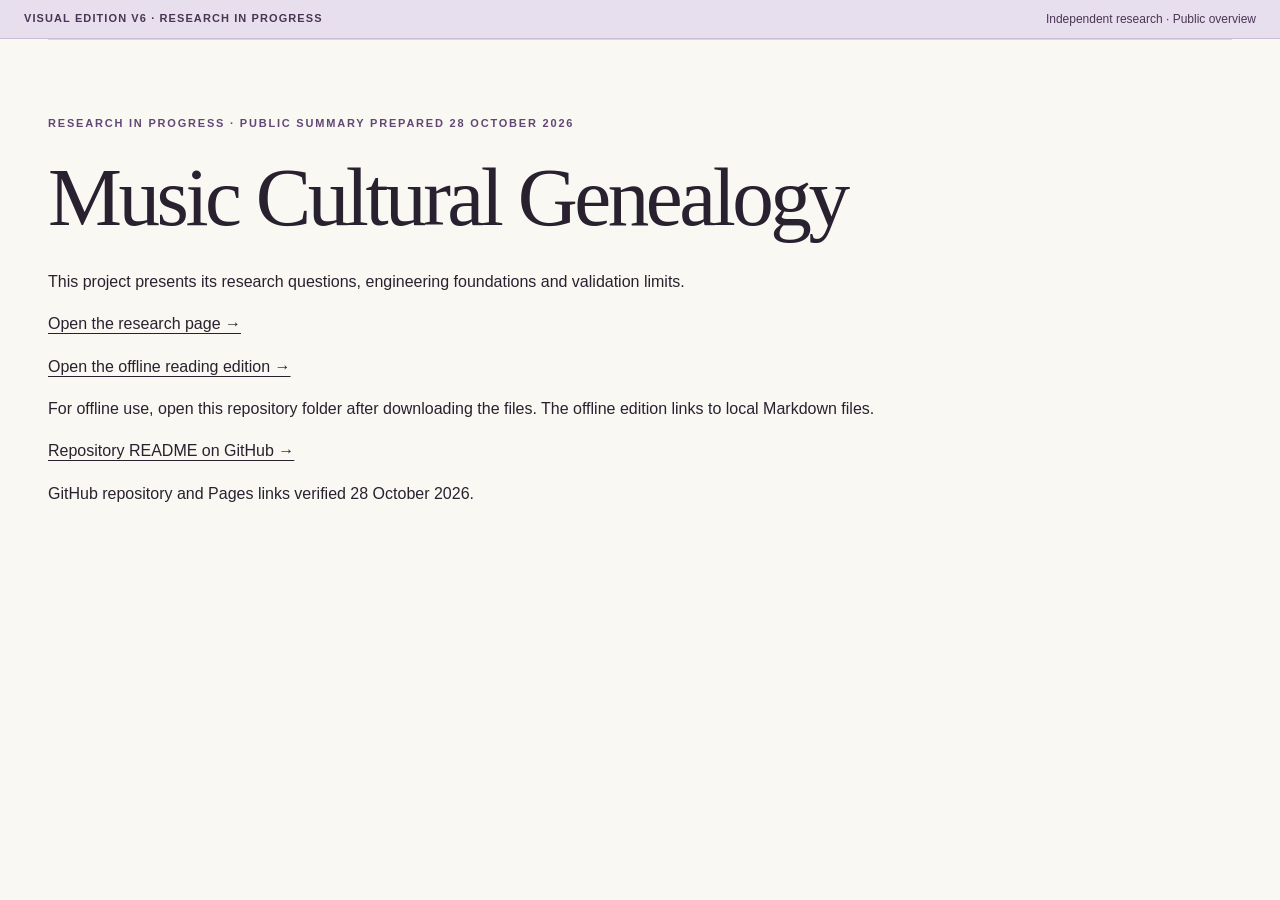
<file: index.html>
<!doctype html>
<html lang="en"><head><meta charset="utf-8"><meta name="viewport" content="width=device-width,initial-scale=1"><title>Music Cultural Genealogy — Research overview</title><meta name="description" content="Music Cultural Genealogy: research overview, evidence and limitations."><link rel="stylesheet" href="site/styles.css"></head>
<body><p class="edition-note"><strong>VISUAL EDITION V6 · RESEARCH IN PROGRESS</strong><span>Independent research · Public overview</span></p><main class="wrap section" id="main"><p class="eyebrow">Research in progress · Public summary prepared 28 October 2026</p><h1>Music Cultural Genealogy</h1><p>This project presents its research questions, engineering foundations and validation limits.</p><p><a href="site/index.html">Open the research page →</a></p><p><a href="site/offline.html">Open the offline reading edition →</a></p><p>For offline use, open this repository folder after downloading the files. The offline edition links to local Markdown files.</p><p><a href="https://github.com/ANDreaLiuz/music-cultural-genealogy/blob/main/README.md">Repository README on GitHub →</a></p><p class="caption">GitHub repository and Pages links verified 28 October 2026.</p></main></body></html>
</file>
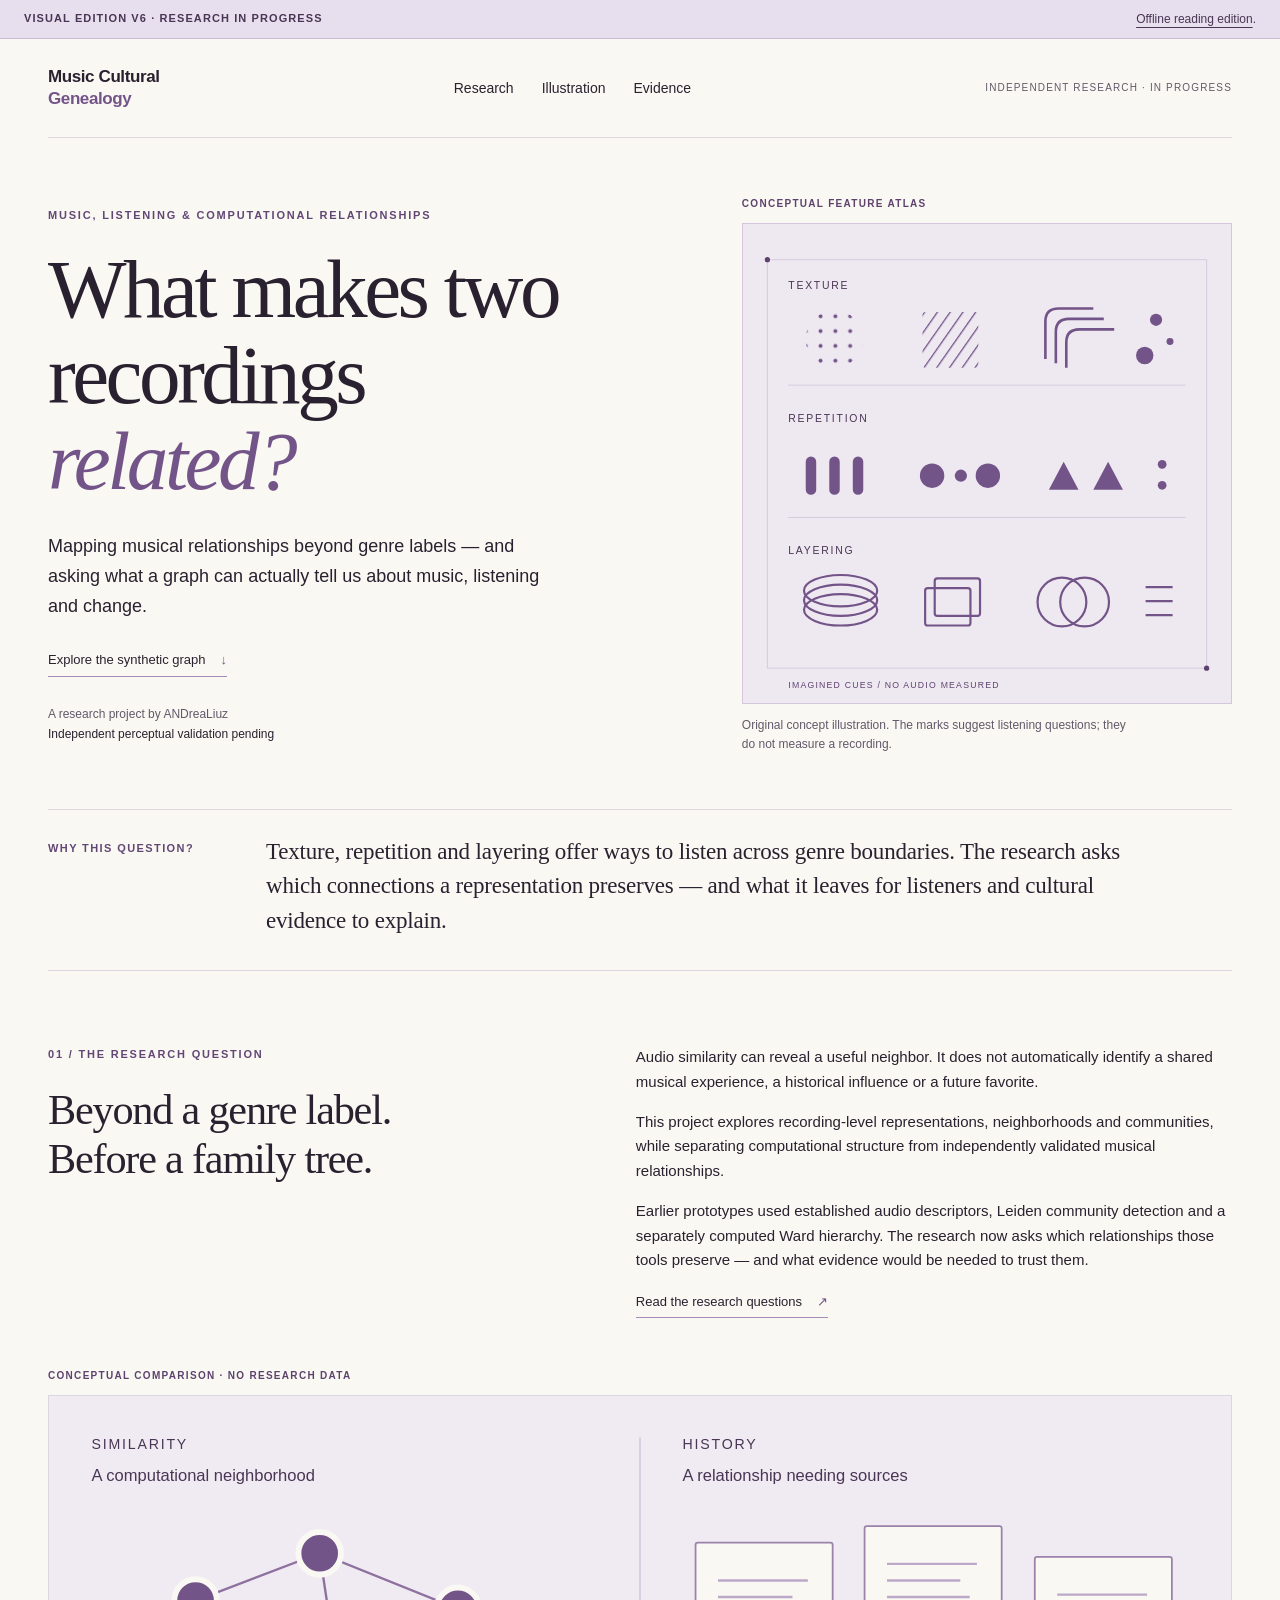
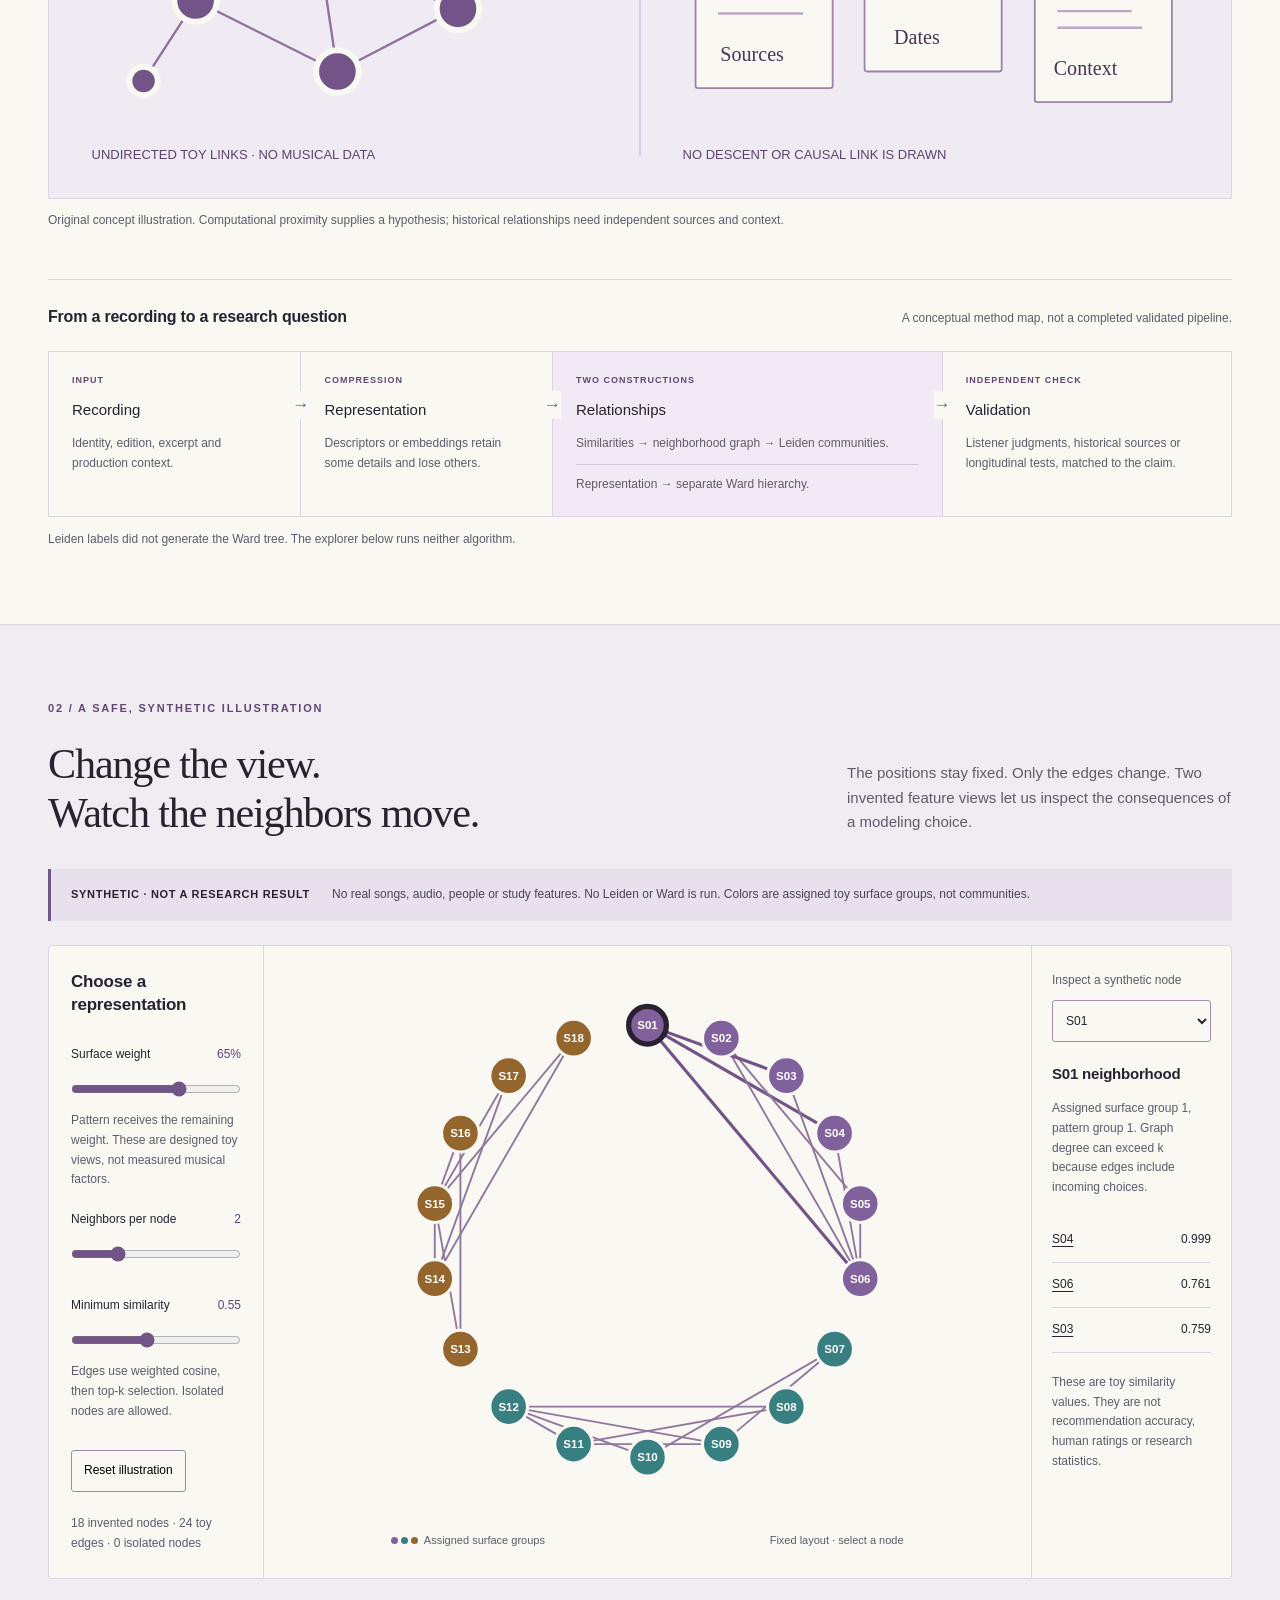
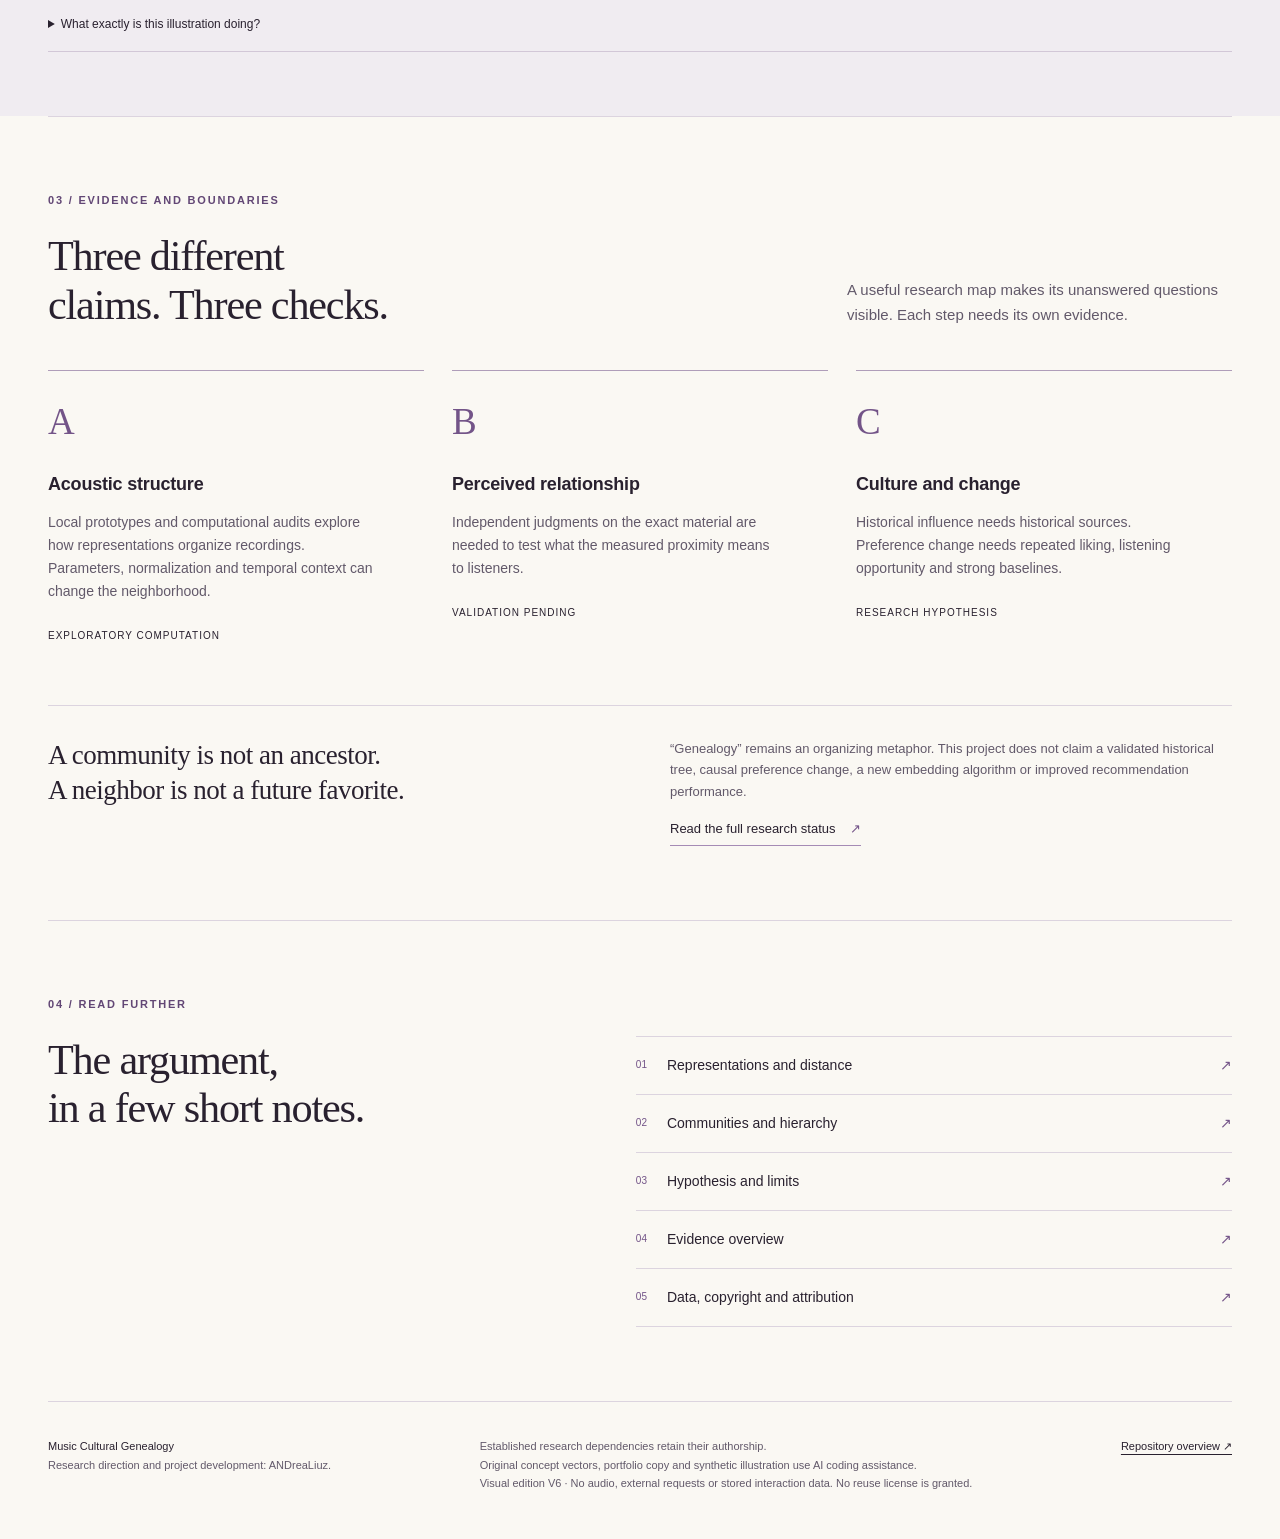
<file: site/index.html>
<!doctype html>
<html lang="en">
<head>
  <meta charset="utf-8">
  <meta name="viewport" content="width=device-width, initial-scale=1">
  <meta name="description" content="An exploratory research project on musical relationships beyond genre labels, with an entirely synthetic offline graph illustration.">
  <meta name="color-scheme" content="light">
  <title>Music Cultural Genealogy — ANDreaLiuz</title>
  <link rel="stylesheet" href="styles.css">
  <script src="synthetic-data.js" defer></script>
  <script src="explorer.js" defer></script>
</head>
<body><a class="skip" href="#main">Skip to content</a><p class="edition-note"><strong>VISUAL EDITION V6 · RESEARCH IN PROGRESS</strong><span><a href="offline.html">Offline reading edition</a>.</span></p>
  
  <header class="masthead wrap">
    <a href="#" class="wordmark">Music Cultural<br><span>Genealogy</span></a>
    <nav aria-label="Page navigation"><a href="#question">Research</a><a href="#explorer">Illustration</a><a href="#limits">Evidence</a></nav>
    <span class="review-label">Independent research · in progress</span>
  </header>
  <main id="main">
    <section class="hero wrap" aria-labelledby="hero-title">
      <div class="hero-copy"><p class="eyebrow">Music, listening &amp; computational relationships</p>
      <h1 id="hero-title">What makes two<br>recordings<br><em>related?</em></h1>
      <p class="lead">Mapping musical relationships beyond genre labels — and asking what a graph can actually tell us about music, listening and change.</p>
      <a class="text-link" href="#explorer">Explore the synthetic graph <span aria-hidden="true">↓</span></a>
      <p class="hero-status">A research project by ANDreaLiuz<br><strong>Independent perceptual validation pending</strong></p></div>
      <figure class="atlas"><div class="concept-label">Conceptual feature atlas</div><img src="../assets/v6/acoustic-feature-atlas.svg" width="560" height="550" alt="Original abstract marks grouped under texture, repetition and layering. Imagined listening cues; no audio, waveform or research features are encoded."><figcaption>Original concept illustration. The marks suggest listening questions; they do not measure a recording.</figcaption></figure>
    </section>
    <div class="listening-note wrap"><span class="note-label">Why this question?</span><p>Texture, repetition and layering offer ways to listen across genre boundaries. The research asks which connections a representation preserves — and what it leaves for listeners and cultural evidence to explain.</p></div>
    <section id="question" class="research wrap section" aria-labelledby="research-title">
      <div><p class="eyebrow">01 / The research question</p><h2 id="research-title">Beyond a genre label.<br>Before a family tree.</h2></div>
      <div class="prose"><p>Audio similarity can reveal a useful neighbor. It does not automatically identify a shared musical experience, a historical influence or a future favorite.</p><p>This project explores recording-level representations, neighborhoods and communities, while separating computational structure from independently validated musical relationships.</p><p>Earlier prototypes used established audio descriptors, Leiden community detection and a separately computed Ward hierarchy. The research now asks which relationships those tools preserve — and what evidence would be needed to trust them.</p><a href="https://github.com/ANDreaLiuz/music-cultural-genealogy/blob/main/docs/research_questions.md" class="text-link">Read the research questions <span aria-hidden="true">↗</span></a></div>
      <figure class="relationship-plate"><div class="concept-label">Conceptual comparison · no research data</div><p class="diagram-hint">On a narrow screen, scroll sideways to compare both questions.</p><div class="diagram-scroll" tabindex="0" role="region" aria-label="Similarity and history conceptual comparison; scroll horizontally on narrow screens"><img src="../assets/v6/similarity-and-history.svg" width="1000" height="340" loading="lazy" alt="An invented undirected neighborhood beside separate cards for sources, dates and context. Similarity and historical evidence answer different questions; no genealogy is drawn."></div><figcaption>Original concept illustration. Computational proximity supplies a hypothesis; historical relationships need independent sources and context.</figcaption></figure>
      <div class="research-route" aria-labelledby="route-title"><div class="route-heading"><h3 id="route-title">From a recording to a research question</h3><p>A conceptual method map, not a completed validated pipeline.</p></div>
        <ol class="route-steps">
          <li><span class="route-kicker">Input</span><h4>Recording</h4><p>Identity, edition, excerpt and production context.</p></li>
          <li><span class="route-kicker">Compression</span><h4>Representation</h4><p>Descriptors or embeddings retain some details and lose others.</p></li>
          <li class="route-constructions"><span class="route-kicker">Two constructions</span><h4>Relationships</h4><p>Similarities → neighborhood graph → Leiden communities.</p><p>Representation → separate Ward hierarchy.</p></li>
          <li><span class="route-kicker">Independent check</span><h4>Validation</h4><p>Listener judgments, historical sources or longitudinal tests, matched to the claim.</p></li>
        </ol><p class="route-scope">Leiden labels did not generate the Ward tree. The explorer below runs neither algorithm.</p>
      </div>
    </section>
    <section id="explorer" class="exploration section" aria-labelledby="explorer-title">
      <div class="wrap"><div class="section-heading"><div><p class="eyebrow">02 / A safe, synthetic illustration</p><h2 id="explorer-title">Change the view.<br>Watch the neighbors move.</h2></div><p>The positions stay fixed. Only the edges change. Two invented feature views let us inspect the consequences of a modeling choice.</p></div>
      <div class="synthetic-notice"><strong>SYNTHETIC · NOT A RESEARCH RESULT</strong><span>No real songs, audio, people or study features. No Leiden or Ward is run. Colors are assigned toy surface groups, not communities.</span></div>
      <div class="explorer-grid">
        <aside class="controls" aria-label="Synthetic graph controls">
          <h3>Choose a representation</h3>
          <label for="weight">Surface weight <output id="weight-value" for="weight">65%</output></label><input id="weight" type="range" min="0" max="100" value="65" step="5" aria-describedby="weight-help"><p id="weight-help" class="help">Pattern receives the remaining weight. These are designed toy views, not measured musical factors.</p>
          <label for="neighbors">Neighbors per node <output id="neighbors-value" for="neighbors">2</output></label><input id="neighbors" type="range" min="1" max="5" value="2" step="1">
          <label for="threshold">Minimum similarity <output id="threshold-value" for="threshold">0.55</output></label><input id="threshold" type="range" min="20" max="99" value="55" step="1"><p class="help">Edges use weighted cosine, then top-k selection. Isolated nodes are allowed.</p>
          <button id="reset" type="button">Reset illustration</button>
          <p id="graph-summary" class="graph-summary" role="status" aria-live="polite"></p>
        </aside>
        <div class="graph-panel"><p class="diagram-hint">Scroll sideways to inspect the full graph. The selector also lists each node's neighbors.</p><div class="graph-viewport" tabindex="0" role="region" aria-label="Synthetic graph, horizontally scrollable on narrow screens"><svg id="graph" viewBox="0 0 720 510" role="group" aria-labelledby="graph-title graph-desc"><title id="graph-title">Synthetic neighborhood graph</title><desc id="graph-desc">Eighteen invented nodes in a fixed circle. Select a node with a pointer, Tab and Enter, or the selector below. Edges are generic weighted-cosine neighbors, not lineage or community membership.</desc></svg></div><div class="graph-caption"><span><i class="swatch s1"></i><i class="swatch s2"></i><i class="swatch s3"></i> Assigned surface groups</span><span>Fixed layout · select a node</span></div></div>
        <aside class="selection" aria-labelledby="selected-title"><label for="selected-node">Inspect a synthetic node</label><select id="selected-node"></select><h3 id="selected-title">S01 neighborhood</h3><p id="node-explanation" class="help"></p><ol id="neighbor-list" class="neighbor-list"></ol><p class="help">These are toy similarity values. They are not recommendation accuracy, human ratings or research statistics.</p></aside>
      </div>
      <noscript><div class="no-script"><p>The controls require JavaScript. This static preview shows the same entirely synthetic example.</p><img src="../figures/synthetic-neighborhoods.svg" width="900" height="620" alt="Static preview of eighteen invented nodes with synthetic cosine neighbor edges."></div></noscript>
      <details class="method"><summary>What exactly is this illustration doing?</summary><p>Each invented node has two three-coordinate nonnegative vectors. The score is a weighted mean of cosine similarity within each view. Each node retains up to k other nodes at or above the threshold; the graph draws the undirected union of those choices. Node positions follow a fixed circle and do not encode distance.</p><p>The vectors are deterministic arithmetic, with designer-assigned groups. This is a new teaching example, independent of the original research implementation. It cannot establish a real musical community or historical relationship.</p><a href="../demo/build_synthetic_music_graph.py">Inspect the standalone generator</a></details>
      </div>
    </section>
    <section id="limits" class="wrap section" aria-labelledby="limits-title"><div class="section-heading"><div><p class="eyebrow">03 / Evidence and boundaries</p><h2 id="limits-title">Three different<br>claims. Three checks.</h2></div><p>A useful research map makes its unanswered questions visible. Each step needs its own evidence.</p></div>
      <div class="evidence-grid"><article><span class="card-number">A</span><h3>Acoustic structure</h3><p>Local prototypes and computational audits explore how representations organize recordings. Parameters, normalization and temporal context can change the neighborhood.</p><span class="status">Exploratory computation</span></article><article><span class="card-number">B</span><h3>Perceived relationship</h3><p>Independent judgments on the exact material are needed to test what the measured proximity means to listeners.</p><span class="status">Validation pending</span></article><article><span class="card-number">C</span><h3>Culture and change</h3><p>Historical influence needs historical sources. Preference change needs repeated liking, listening opportunity and strong baselines.</p><span class="status">Research hypothesis</span></article></div>
      <div class="boundary"><p class="boundary-line">A community is not an ancestor.<br>A neighbor is not a future favorite.</p><div><p>“Genealogy” remains an organizing metaphor. This project does not claim a validated historical tree, causal preference change, a new embedding algorithm or improved recommendation performance.</p><a class="text-link" href="https://github.com/ANDreaLiuz/music-cultural-genealogy/blob/main/RESEARCH_STATUS.md">Read the full research status <span aria-hidden="true">↗</span></a></div></div>
    </section>
    <section class="wrap section reading" aria-labelledby="reading-title"><p class="eyebrow">04 / Read further</p><h2 id="reading-title">The argument,<br>in a few short notes.</h2><div class="reading-links"><a href="https://github.com/ANDreaLiuz/music-cultural-genealogy/blob/main/docs/representation_pipeline.md"><span>01</span> Representations and distance <b aria-hidden="true">↗</b></a><a href="https://github.com/ANDreaLiuz/music-cultural-genealogy/blob/main/docs/community_detection.md"><span>02</span> Communities and hierarchy <b aria-hidden="true">↗</b></a><a href="https://github.com/ANDreaLiuz/music-cultural-genealogy/blob/main/docs/lineage_hypothesis_and_limits.md"><span>03</span> Hypothesis and limits <b aria-hidden="true">↗</b></a><a href="https://github.com/ANDreaLiuz/music-cultural-genealogy/blob/main/docs/evidence_overview.md"><span>04</span> Evidence overview <b aria-hidden="true">↗</b></a><a href="https://github.com/ANDreaLiuz/music-cultural-genealogy/blob/main/DATA_AND_COPYRIGHT.md"><span>05</span> Data, copyright and attribution <b aria-hidden="true">↗</b></a></div></section>
  </main>
  <footer class="wrap footer"><p>Music Cultural Genealogy<br><span>Research direction and project development: ANDreaLiuz.</span></p><p>Established research dependencies retain their authorship.<br>Original concept vectors, portfolio copy and synthetic illustration use AI coding assistance.<br>Visual edition V6 · No audio, external requests or stored interaction data. No reuse license is granted.</p><a href="https://github.com/ANDreaLiuz/music-cultural-genealogy/blob/main/README.md">Repository overview ↗</a></footer>
</body>
</html>
</file>
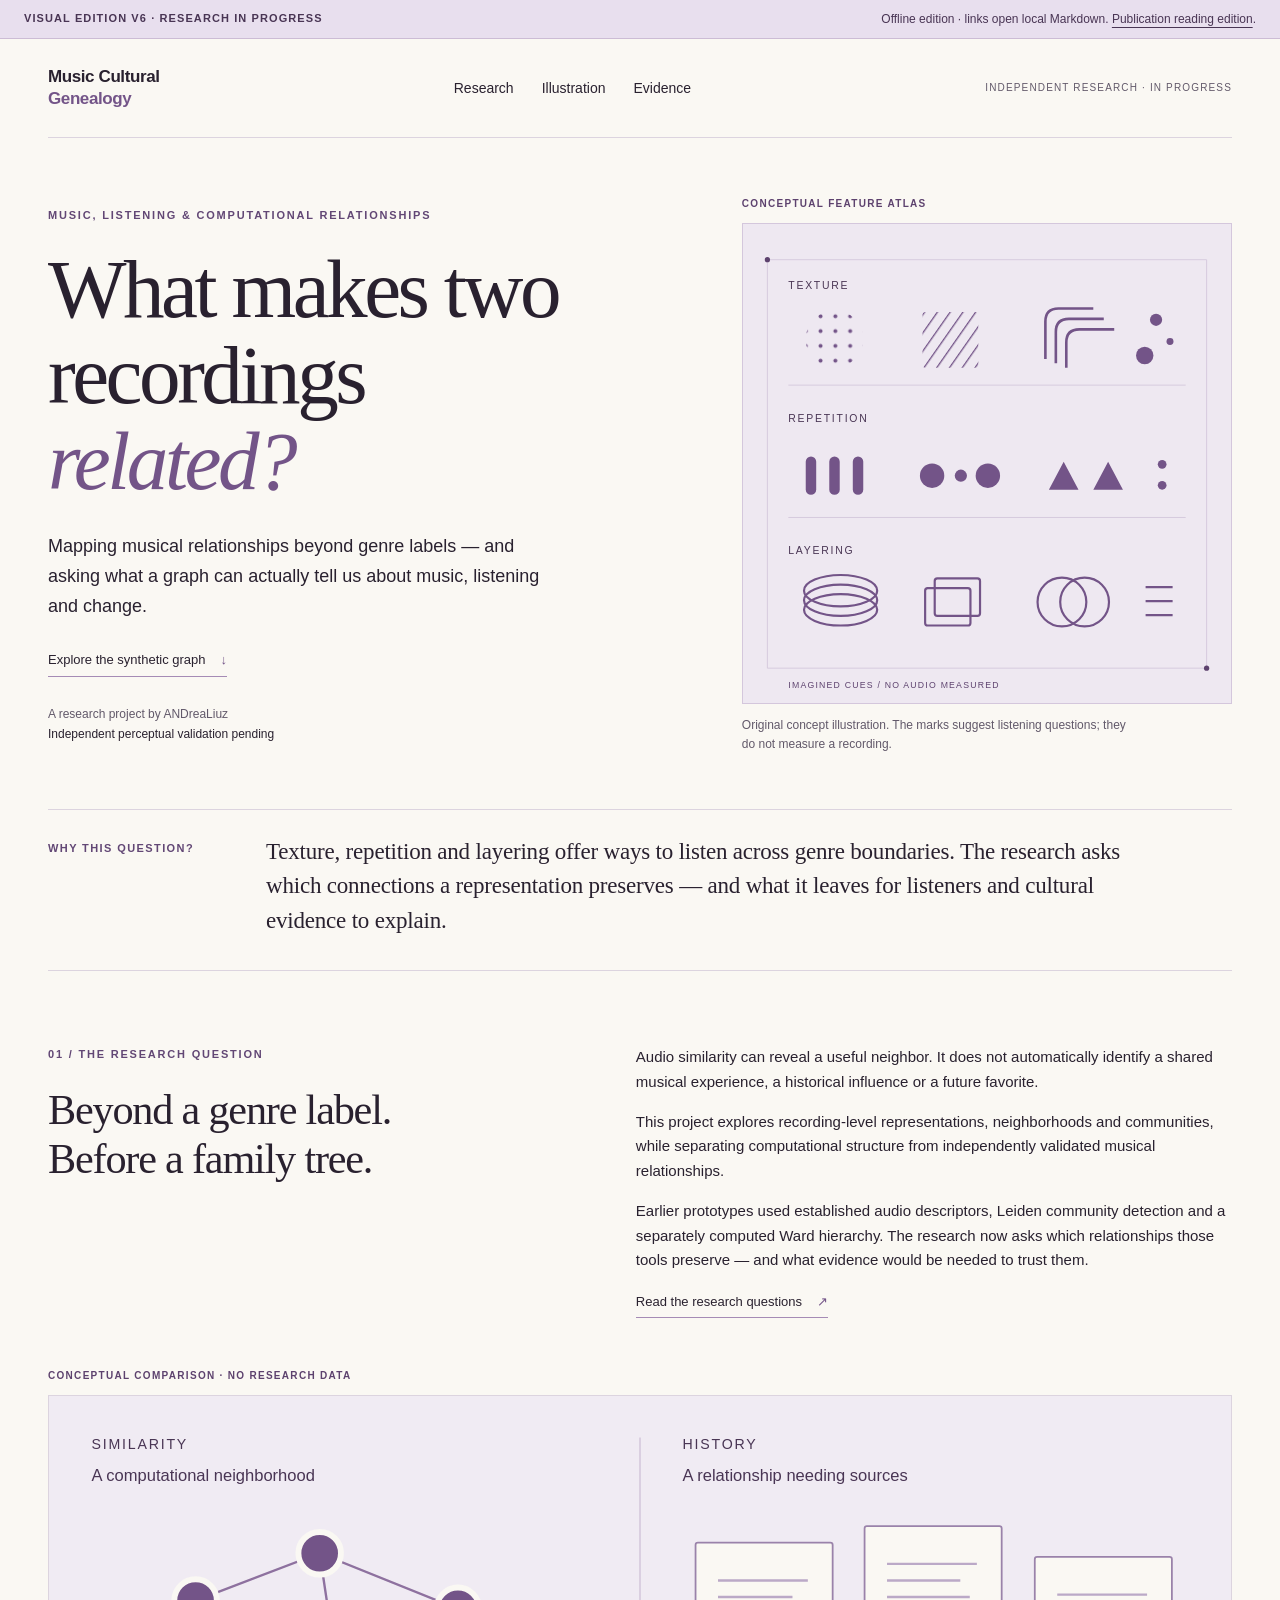
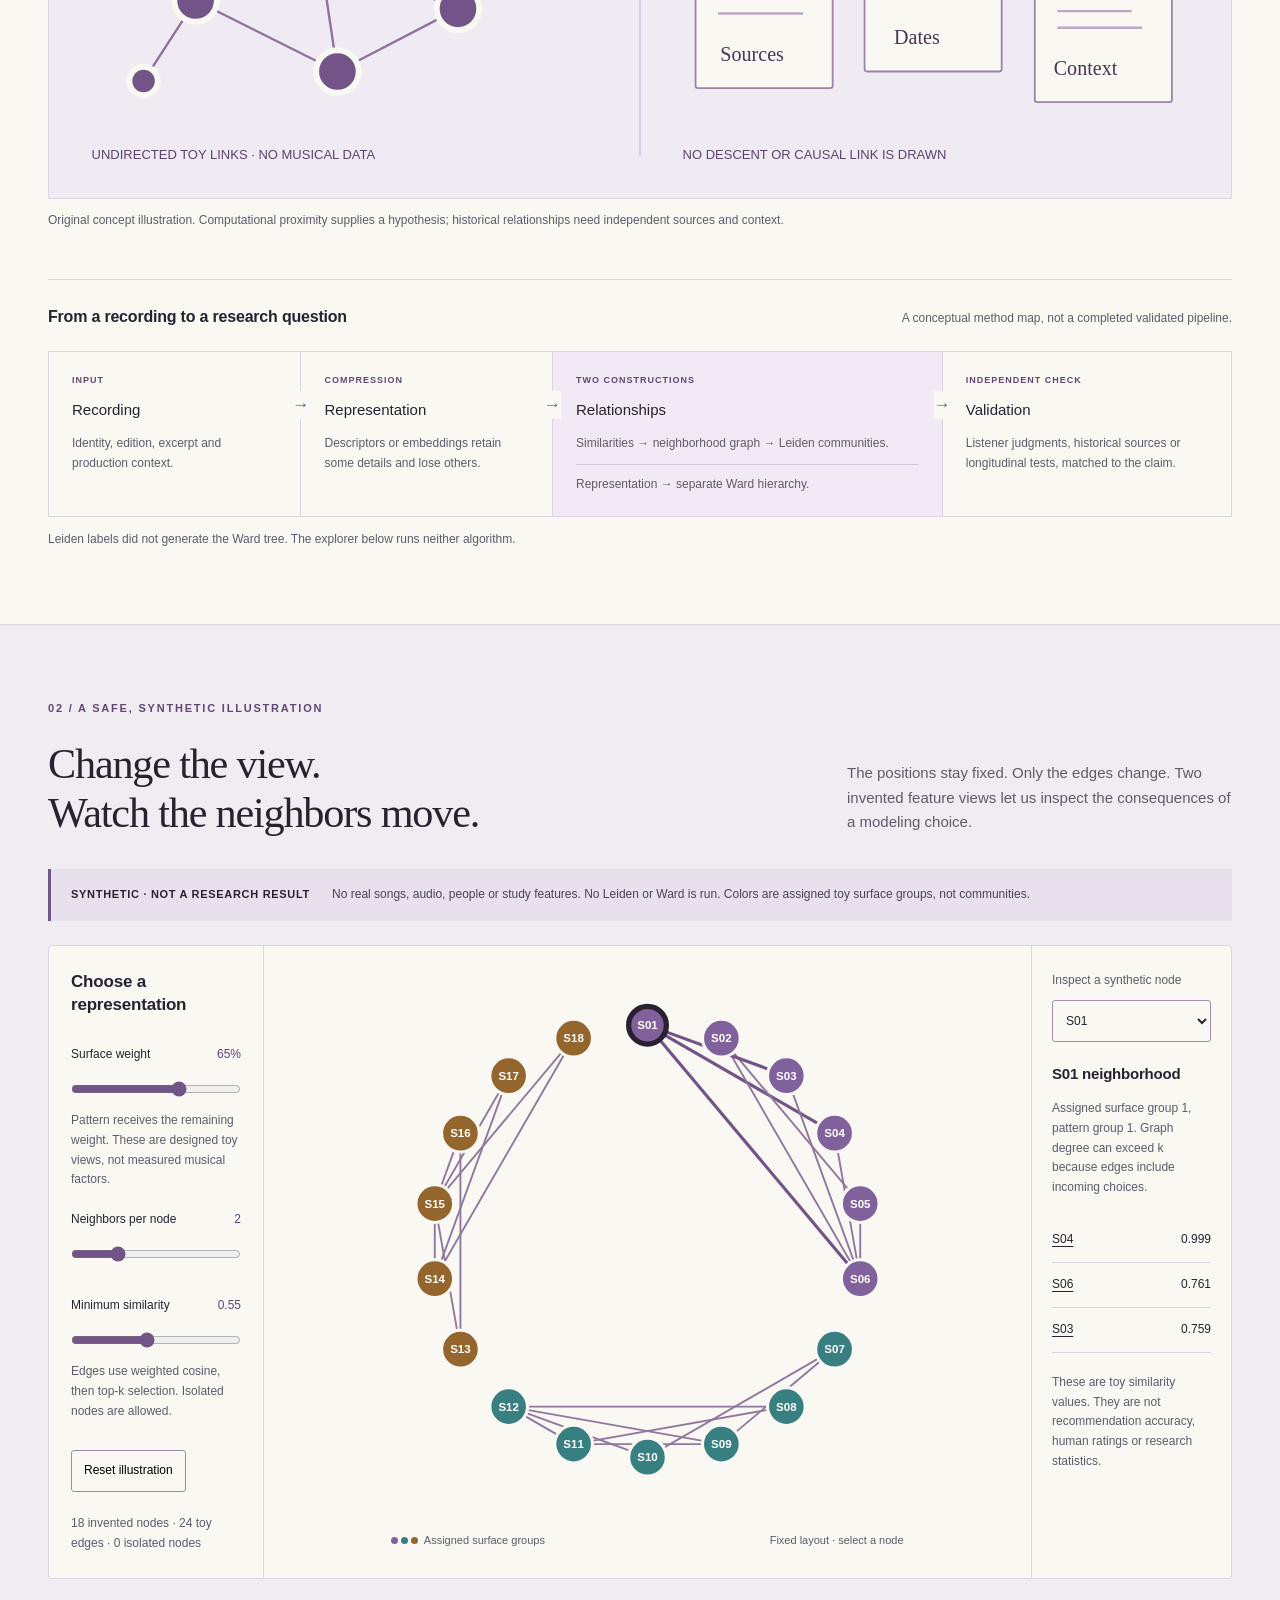
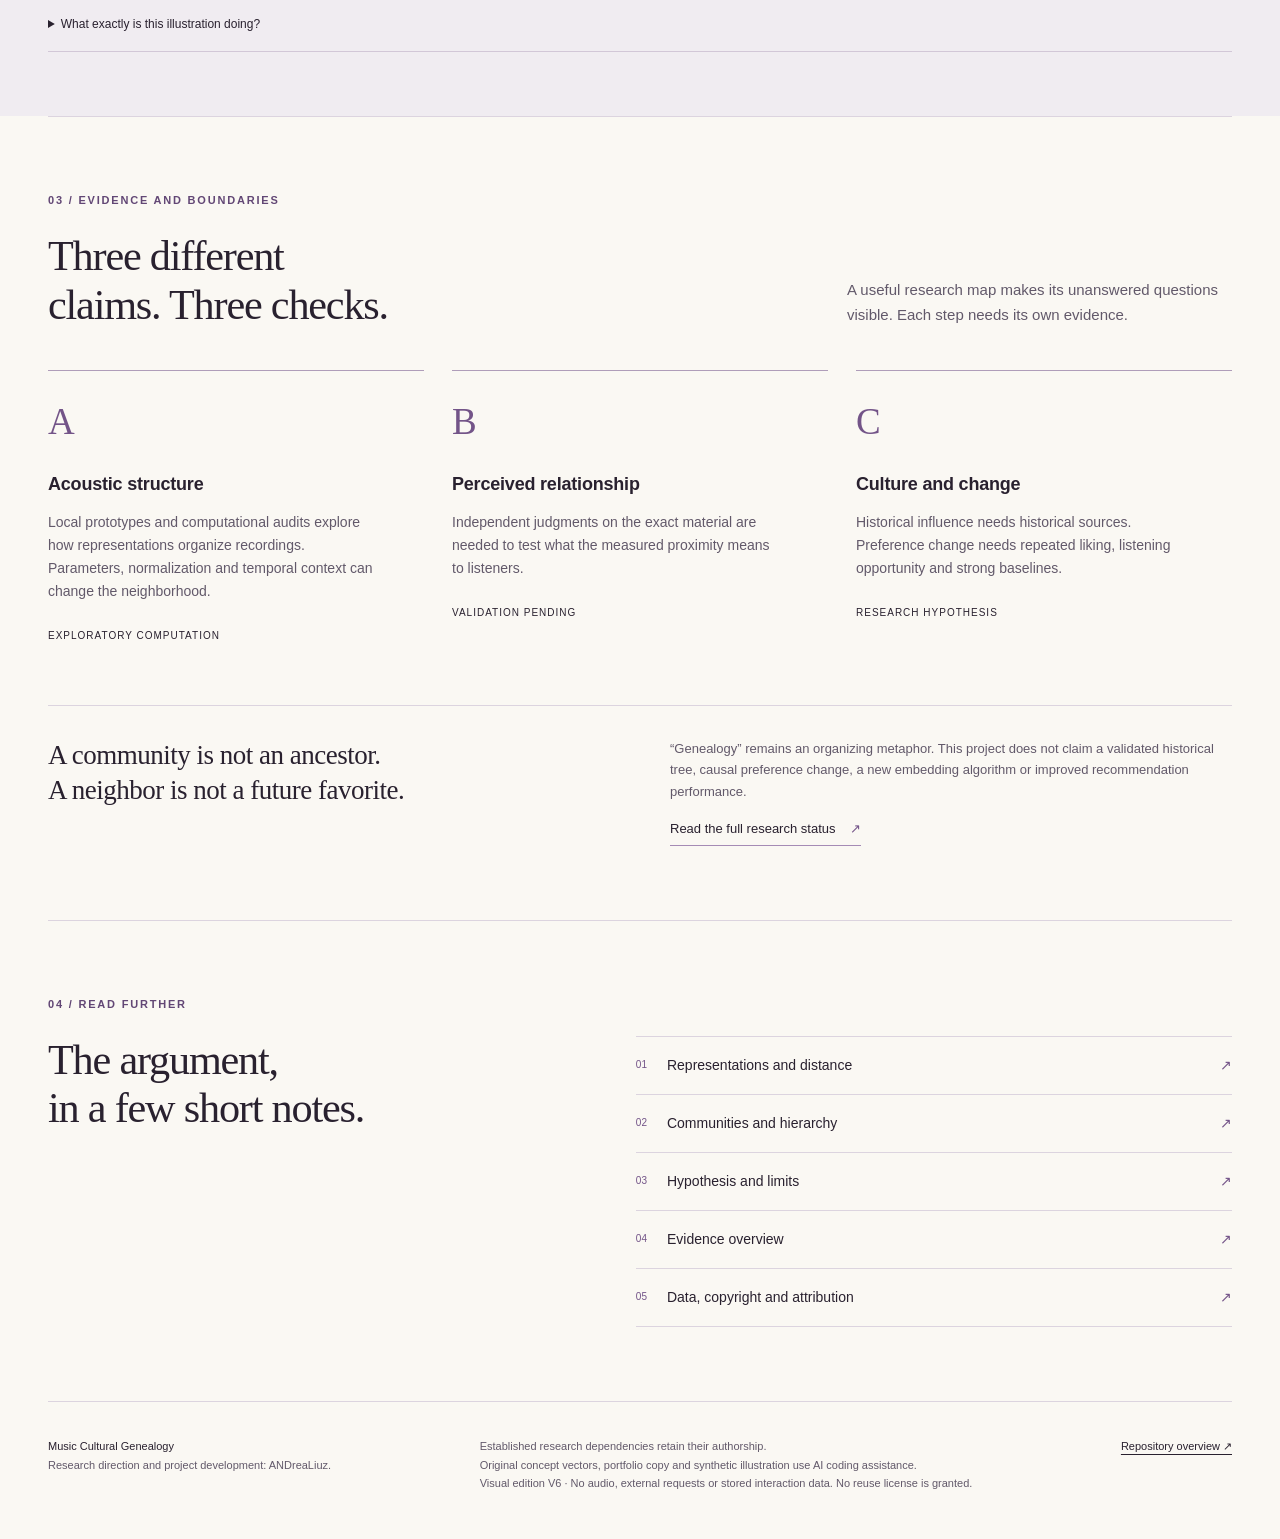
<file: site/offline.html>
<!doctype html>
<html lang="en">
<head>
  <meta charset="utf-8">
  <meta name="viewport" content="width=device-width, initial-scale=1">
  <meta name="description" content="An exploratory research project on musical relationships beyond genre labels, with an entirely synthetic offline graph illustration.">
  <meta name="color-scheme" content="light">
  <title>Music Cultural Genealogy — ANDreaLiuz</title>
  <link rel="stylesheet" href="styles.css">
  <script src="synthetic-data.js" defer></script>
  <script src="explorer.js" defer></script>
</head>
<body><a class="skip" href="#main">Skip to content</a><p class="edition-note"><strong>VISUAL EDITION V6 · RESEARCH IN PROGRESS</strong><span>Offline edition · links open local Markdown. <a href="index.html">Publication reading edition</a>.</span></p>
  
  <header class="masthead wrap">
    <a href="#" class="wordmark">Music Cultural<br><span>Genealogy</span></a>
    <nav aria-label="Page navigation"><a href="#question">Research</a><a href="#explorer">Illustration</a><a href="#limits">Evidence</a></nav>
    <span class="review-label">Independent research · in progress</span>
  </header>
  <main id="main">
    <section class="hero wrap" aria-labelledby="hero-title">
      <div class="hero-copy"><p class="eyebrow">Music, listening &amp; computational relationships</p>
      <h1 id="hero-title">What makes two<br>recordings<br><em>related?</em></h1>
      <p class="lead">Mapping musical relationships beyond genre labels — and asking what a graph can actually tell us about music, listening and change.</p>
      <a class="text-link" href="#explorer">Explore the synthetic graph <span aria-hidden="true">↓</span></a>
      <p class="hero-status">A research project by ANDreaLiuz<br><strong>Independent perceptual validation pending</strong></p></div>
      <figure class="atlas"><div class="concept-label">Conceptual feature atlas</div><img src="../assets/v6/acoustic-feature-atlas.svg" width="560" height="550" alt="Original abstract marks grouped under texture, repetition and layering. Imagined listening cues; no audio, waveform or research features are encoded."><figcaption>Original concept illustration. The marks suggest listening questions; they do not measure a recording.</figcaption></figure>
    </section>
    <div class="listening-note wrap"><span class="note-label">Why this question?</span><p>Texture, repetition and layering offer ways to listen across genre boundaries. The research asks which connections a representation preserves — and what it leaves for listeners and cultural evidence to explain.</p></div>
    <section id="question" class="research wrap section" aria-labelledby="research-title">
      <div><p class="eyebrow">01 / The research question</p><h2 id="research-title">Beyond a genre label.<br>Before a family tree.</h2></div>
      <div class="prose"><p>Audio similarity can reveal a useful neighbor. It does not automatically identify a shared musical experience, a historical influence or a future favorite.</p><p>This project explores recording-level representations, neighborhoods and communities, while separating computational structure from independently validated musical relationships.</p><p>Earlier prototypes used established audio descriptors, Leiden community detection and a separately computed Ward hierarchy. The research now asks which relationships those tools preserve — and what evidence would be needed to trust them.</p><a href="../docs/research_questions.md" class="text-link">Read the research questions <span aria-hidden="true">↗</span></a></div>
      <figure class="relationship-plate"><div class="concept-label">Conceptual comparison · no research data</div><p class="diagram-hint">On a narrow screen, scroll sideways to compare both questions.</p><div class="diagram-scroll" tabindex="0" role="region" aria-label="Similarity and history conceptual comparison; scroll horizontally on narrow screens"><img src="../assets/v6/similarity-and-history.svg" width="1000" height="340" loading="lazy" alt="An invented undirected neighborhood beside separate cards for sources, dates and context. Similarity and historical evidence answer different questions; no genealogy is drawn."></div><figcaption>Original concept illustration. Computational proximity supplies a hypothesis; historical relationships need independent sources and context.</figcaption></figure>
      <div class="research-route" aria-labelledby="route-title"><div class="route-heading"><h3 id="route-title">From a recording to a research question</h3><p>A conceptual method map, not a completed validated pipeline.</p></div>
        <ol class="route-steps">
          <li><span class="route-kicker">Input</span><h4>Recording</h4><p>Identity, edition, excerpt and production context.</p></li>
          <li><span class="route-kicker">Compression</span><h4>Representation</h4><p>Descriptors or embeddings retain some details and lose others.</p></li>
          <li class="route-constructions"><span class="route-kicker">Two constructions</span><h4>Relationships</h4><p>Similarities → neighborhood graph → Leiden communities.</p><p>Representation → separate Ward hierarchy.</p></li>
          <li><span class="route-kicker">Independent check</span><h4>Validation</h4><p>Listener judgments, historical sources or longitudinal tests, matched to the claim.</p></li>
        </ol><p class="route-scope">Leiden labels did not generate the Ward tree. The explorer below runs neither algorithm.</p>
      </div>
    </section>
    <section id="explorer" class="exploration section" aria-labelledby="explorer-title">
      <div class="wrap"><div class="section-heading"><div><p class="eyebrow">02 / A safe, synthetic illustration</p><h2 id="explorer-title">Change the view.<br>Watch the neighbors move.</h2></div><p>The positions stay fixed. Only the edges change. Two invented feature views let us inspect the consequences of a modeling choice.</p></div>
      <div class="synthetic-notice"><strong>SYNTHETIC · NOT A RESEARCH RESULT</strong><span>No real songs, audio, people or study features. No Leiden or Ward is run. Colors are assigned toy surface groups, not communities.</span></div>
      <div class="explorer-grid">
        <aside class="controls" aria-label="Synthetic graph controls">
          <h3>Choose a representation</h3>
          <label for="weight">Surface weight <output id="weight-value" for="weight">65%</output></label><input id="weight" type="range" min="0" max="100" value="65" step="5" aria-describedby="weight-help"><p id="weight-help" class="help">Pattern receives the remaining weight. These are designed toy views, not measured musical factors.</p>
          <label for="neighbors">Neighbors per node <output id="neighbors-value" for="neighbors">2</output></label><input id="neighbors" type="range" min="1" max="5" value="2" step="1">
          <label for="threshold">Minimum similarity <output id="threshold-value" for="threshold">0.55</output></label><input id="threshold" type="range" min="20" max="99" value="55" step="1"><p class="help">Edges use weighted cosine, then top-k selection. Isolated nodes are allowed.</p>
          <button id="reset" type="button">Reset illustration</button>
          <p id="graph-summary" class="graph-summary" role="status" aria-live="polite"></p>
        </aside>
        <div class="graph-panel"><p class="diagram-hint">Scroll sideways to inspect the full graph. The selector also lists each node's neighbors.</p><div class="graph-viewport" tabindex="0" role="region" aria-label="Synthetic graph, horizontally scrollable on narrow screens"><svg id="graph" viewBox="0 0 720 510" role="group" aria-labelledby="graph-title graph-desc"><title id="graph-title">Synthetic neighborhood graph</title><desc id="graph-desc">Eighteen invented nodes in a fixed circle. Select a node with a pointer, Tab and Enter, or the selector below. Edges are generic weighted-cosine neighbors, not lineage or community membership.</desc></svg></div><div class="graph-caption"><span><i class="swatch s1"></i><i class="swatch s2"></i><i class="swatch s3"></i> Assigned surface groups</span><span>Fixed layout · select a node</span></div></div>
        <aside class="selection" aria-labelledby="selected-title"><label for="selected-node">Inspect a synthetic node</label><select id="selected-node"></select><h3 id="selected-title">S01 neighborhood</h3><p id="node-explanation" class="help"></p><ol id="neighbor-list" class="neighbor-list"></ol><p class="help">These are toy similarity values. They are not recommendation accuracy, human ratings or research statistics.</p></aside>
      </div>
      <noscript><div class="no-script"><p>The controls require JavaScript. This static preview shows the same entirely synthetic example.</p><img src="../figures/synthetic-neighborhoods.svg" width="900" height="620" alt="Static preview of eighteen invented nodes with synthetic cosine neighbor edges."></div></noscript>
      <details class="method"><summary>What exactly is this illustration doing?</summary><p>Each invented node has two three-coordinate nonnegative vectors. The score is a weighted mean of cosine similarity within each view. Each node retains up to k other nodes at or above the threshold; the graph draws the undirected union of those choices. Node positions follow a fixed circle and do not encode distance.</p><p>The vectors are deterministic arithmetic, with designer-assigned groups. This is a new teaching example, independent of the original research implementation. It cannot establish a real musical community or historical relationship.</p><a href="../demo/build_synthetic_music_graph.py">Inspect the standalone generator</a></details>
      </div>
    </section>
    <section id="limits" class="wrap section" aria-labelledby="limits-title"><div class="section-heading"><div><p class="eyebrow">03 / Evidence and boundaries</p><h2 id="limits-title">Three different<br>claims. Three checks.</h2></div><p>A useful research map makes its unanswered questions visible. Each step needs its own evidence.</p></div>
      <div class="evidence-grid"><article><span class="card-number">A</span><h3>Acoustic structure</h3><p>Local prototypes and computational audits explore how representations organize recordings. Parameters, normalization and temporal context can change the neighborhood.</p><span class="status">Exploratory computation</span></article><article><span class="card-number">B</span><h3>Perceived relationship</h3><p>Independent judgments on the exact material are needed to test what the measured proximity means to listeners.</p><span class="status">Validation pending</span></article><article><span class="card-number">C</span><h3>Culture and change</h3><p>Historical influence needs historical sources. Preference change needs repeated liking, listening opportunity and strong baselines.</p><span class="status">Research hypothesis</span></article></div>
      <div class="boundary"><p class="boundary-line">A community is not an ancestor.<br>A neighbor is not a future favorite.</p><div><p>“Genealogy” remains an organizing metaphor. This project does not claim a validated historical tree, causal preference change, a new embedding algorithm or improved recommendation performance.</p><a class="text-link" href="../RESEARCH_STATUS.md">Read the full research status <span aria-hidden="true">↗</span></a></div></div>
    </section>
    <section class="wrap section reading" aria-labelledby="reading-title"><p class="eyebrow">04 / Read further</p><h2 id="reading-title">The argument,<br>in a few short notes.</h2><div class="reading-links"><a href="../docs/representation_pipeline.md"><span>01</span> Representations and distance <b aria-hidden="true">↗</b></a><a href="../docs/community_detection.md"><span>02</span> Communities and hierarchy <b aria-hidden="true">↗</b></a><a href="../docs/lineage_hypothesis_and_limits.md"><span>03</span> Hypothesis and limits <b aria-hidden="true">↗</b></a><a href="../docs/evidence_overview.md"><span>04</span> Evidence overview <b aria-hidden="true">↗</b></a><a href="../DATA_AND_COPYRIGHT.md"><span>05</span> Data, copyright and attribution <b aria-hidden="true">↗</b></a></div></section>
  </main>
  <footer class="wrap footer"><p>Music Cultural Genealogy<br><span>Research direction and project development: ANDreaLiuz.</span></p><p>Established research dependencies retain their authorship.<br>Original concept vectors, portfolio copy and synthetic illustration use AI coding assistance.<br>Visual edition V6 · No audio, external requests or stored interaction data. No reuse license is granted.</p><a href="../README.md">Repository overview ↗</a></footer>
</body>
</html>
</file>
<file: site/styles.css>
:root{--paper:#faf8f3;--ink:#29212f;--muted:#62596a;--accent:#735488;--line:#dcd4df;--panel:#f0ecf1;--purple-wash:#e9e0ee;--teal:#387f81;--gold:#95652e;font-family:Arial,Helvetica,sans-serif;color:var(--ink);background:var(--paper);font-synthesis:none;scroll-behavior:smooth}
*{box-sizing:border-box}body{margin:0;font-size:16px;line-height:1.65}a{color:inherit;text-underline-offset:4px}a:hover{color:#614478}button,input,select{font:inherit}button,a,input,select,summary{-webkit-tap-highlight-color:transparent}a:focus-visible,button:focus-visible,input:focus-visible,select:focus-visible,summary:focus-visible{outline:3px solid #493554;outline-offset:5px}img{max-width:100%}figure{margin:0}h1,h2,h3,h4,p{margin-top:0}h1,h2{font-family:Georgia,'Times New Roman',serif;font-weight:400}h1{font-size:clamp(54px,6.5vw,94px);line-height:1.03;letter-spacing:-3.5px;margin-bottom:28px}h1 em{font-weight:400;color:var(--accent)}h2{font-size:clamp(34px,3.3vw,48px);line-height:1.15;letter-spacing:-1.2px;margin-bottom:30px}h3{font-size:17px;line-height:1.35;letter-spacing:-.2px}.wrap{max-width:1240px;width:calc(100% - 96px);margin-inline:auto}.skip{position:absolute;left:20px;top:-80px;background:var(--ink);color:#fff;padding:10px;z-index:3}.skip:focus{top:10px}.edition-note{margin:0;padding:10px max(24px,calc((100% - 1240px)/2));background:#e8dfee;color:#493554;display:flex;justify-content:space-between;gap:12px;font-size:12px;line-height:1.5;border-bottom:1px solid #ccbcd5}.edition-note strong{font-size:11px;letter-spacing:1.1px}.edition-note a{white-space:normal}.masthead{display:flex;align-items:center;justify-content:space-between;padding-block:27px;border-bottom:1px solid var(--line);gap:24px}.wordmark{text-decoration:none;font-size:17px;font-weight:700;line-height:1.3;letter-spacing:-.4px}.wordmark span{color:var(--accent)}nav{display:flex;gap:28px}nav a{text-decoration:none;font-size:14px}.review-label{color:var(--muted);font-size:10px;letter-spacing:1.15px;text-transform:uppercase}.eyebrow{font-size:11px;text-transform:uppercase;letter-spacing:1.8px;color:#624775;font-weight:700;margin:0 0 23px}.hero{display:grid;grid-template-columns:1.12fr .88fr;gap:70px;align-items:center;padding-block:58px 54px}.hero-copy{min-width:0}.hero .eyebrow{max-width:420px}.lead{font-size:18px;line-height:1.65;max-width:520px;margin-bottom:25px}.hero-status{font-size:12px;line-height:1.65;color:var(--muted);margin:28px 0 0}.hero-status strong{font-weight:400;color:var(--ink)}.text-link{font-size:13px;text-decoration:none;display:inline-flex;align-items:baseline;gap:15px;border-bottom:1px solid #a58bb5;padding-bottom:5px;max-width:100%}.text-link span{color:var(--accent)}.atlas{align-self:center}.concept-label{font-size:10px;letter-spacing:1.3px;font-weight:700;text-transform:uppercase;color:#5d426e;padding-bottom:10px}.atlas img{display:block;width:100%;height:auto;border:1px solid #d4c7dc}.atlas figcaption{max-width:390px}figcaption{color:var(--muted);font-size:12px;line-height:1.6;margin-top:12px}.listening-note{display:grid;grid-template-columns:180px 1fr;gap:38px;border-top:1px solid var(--line);padding-block:25px 32px}.note-label{font-size:11px;letter-spacing:1.4px;text-transform:uppercase;color:#624775;font-weight:700;padding-top:4px}.listening-note p{max-width:880px;margin:0;font-family:Georgia,'Times New Roman',serif;font-size:23px;line-height:1.5;letter-spacing:-.2px}.section{padding-block:74px;border-top:1px solid var(--line)}.research{display:grid;grid-template-columns:.92fr 1.08fr;gap:20px 80px}.prose p{max-width:600px;font-size:15px}.relationship-plate{grid-column:1/-1;margin-top:30px}.relationship-plate img{display:block;width:100%;height:auto}.relationship-plate .diagram-scroll{border:1px solid var(--line)}.relationship-plate figcaption{max-width:900px}.diagram-scroll,.graph-viewport{max-width:100%;overflow-x:auto;overscroll-behavior-inline:contain}.diagram-scroll:focus-visible,.graph-viewport:focus-visible{outline:3px solid #493554;outline-offset:-3px}.relationship-plate img{min-width:760px}.research-route{grid-column:1/-1;margin-top:29px;padding-top:26px;border-top:1px solid var(--line)}.route-heading{display:flex;align-items:baseline;justify-content:space-between;gap:25px;margin-bottom:22px}.route-heading h3{font-size:16px;margin-bottom:0}.route-heading p{color:var(--muted);font-size:12px;margin:0}.route-steps{list-style:none;padding:0;margin:0;display:grid;grid-template-columns:1fr 1fr 1.55fr 1.15fr;border:1px solid var(--line)}.route-steps li{min-width:0;padding:21px 23px;border-left:1px solid var(--line);position:relative}.route-steps li:first-child{border-left:0}.route-steps li+li:before{content:'→';position:absolute;left:-9px;top:39px;background:var(--paper);color:var(--accent);font-size:17px}.route-kicker{display:block;color:#624775;text-transform:uppercase;letter-spacing:1px;font-size:9px;font-weight:700;margin-bottom:10px}.route-steps h4{font-size:15px;font-weight:400;margin-bottom:12px}.route-steps p{font-size:12px;line-height:1.65;margin:0;color:var(--muted)}.route-constructions{background:#f1eaf4}.route-constructions p+p{padding-top:10px;margin-top:10px;border-top:1px solid #d4c7dc}.route-scope{font-size:12px;color:var(--muted);margin:13px 0 0}.section-heading{display:flex;justify-content:space-between;align-items:end;gap:70px;margin-bottom:32px}.section-heading h2{margin-bottom:0}.section-heading>p{max-width:385px;font-size:15px;margin-bottom:2px;color:var(--muted)}.exploration{background:var(--panel);padding-bottom:64px}.synthetic-notice{display:flex;gap:22px;background:var(--purple-wash);border-left:3px solid var(--accent);padding:16px 20px;margin:32px 0 24px;align-items:start;font-size:12px}.synthetic-notice strong{min-width:200px;letter-spacing:.7px;font-size:11px}.synthetic-notice span{color:#4c4055}.explorer-grid{display:grid;grid-template-columns:215px minmax(0,1fr) 200px;gap:0;background:var(--paper);border:1px solid var(--line);border-radius:4px;overflow:hidden}.controls{padding:25px 22px;border-right:1px solid var(--line);min-width:0}.controls h3{margin-bottom:28px}.controls label{display:flex;justify-content:space-between;align-items:start;gap:10px;font-size:12px;margin-top:20px}.controls output{color:#614478;font-size:12px;font-variant-numeric:tabular-nums}.controls input[type=range]{width:100%;accent-color:var(--accent);margin:10px 0 4px;cursor:pointer;min-height:28px}.help{font-size:12px;line-height:1.65;color:var(--muted);margin-bottom:18px}.controls button{display:block;font-size:12px;padding:10px 12px;min-height:42px;border:1px solid #9d8aa8;background:transparent;border-radius:3px;cursor:pointer;margin-top:28px}.controls button:hover{background:var(--purple-wash);border-color:var(--accent)}.graph-summary{font-size:12px;margin:22px 0 0;color:var(--muted)}.graph-panel{align-self:center;min-width:0;padding:22px 6px 18px}.graph-viewport{margin-bottom:18px}.graph-panel svg{display:block;width:100%;height:auto;min-width:720px;overflow:visible}.diagram-hint{font-size:12px;color:var(--muted);margin:0 12px 10px}.graph-caption{display:flex;justify-content:space-around;gap:12px;font-size:11px;color:var(--muted);padding:0 15px;flex-wrap:wrap}.swatch{display:inline-block;width:7px;height:7px;border-radius:50%;margin-right:3px}.s1{background:#80619c}.s2{background:var(--teal)}.s3{background:var(--gold)}.selection{padding:25px 20px;border-left:1px solid var(--line);min-width:0}.selection>label{font-size:12px;display:block;color:var(--muted);margin-bottom:9px}.selection select{border:1px solid #a18cab;background:var(--paper);padding:8px 9px;width:100%;font-size:12px;color:var(--ink);border-radius:3px;margin-bottom:22px;min-height:42px}.selection h3{font-size:15px}.neighbor-list{list-style:none;padding:0;margin:20px 0}.neighbor-list li{display:flex;align-items:center;justify-content:space-between;border-bottom:1px solid var(--line);font-size:12px;padding:7px 0;font-variant-numeric:tabular-nums}.neighbor-list button{border:0;background:transparent;color:var(--ink);cursor:pointer;font-size:12px;padding:3px 0;text-decoration:underline;text-underline-offset:3px;min-height:30px}.graph-node{cursor:pointer;outline:none}.graph-node circle{stroke:var(--paper);stroke-width:3}.graph-node:hover circle,.graph-node:focus circle{stroke:var(--ink);stroke-width:4}.graph-node.selected circle{stroke:var(--ink);stroke-width:5}.graph-node:focus-visible circle{stroke:#29212f;stroke-width:7;stroke-dasharray:3 2}.graph-node text{pointer-events:none}.graph-edge{stroke:#90779f;stroke-width:1.8}.graph-edge.selected{stroke:#735488;stroke-width:3}.method{margin-top:20px;color:var(--muted);font-size:12px;padding:16px 0;border-bottom:1px solid #d2c7d7}.method summary{cursor:pointer;color:var(--ink)}.method p{max-width:940px;margin:16px 0 0}.method a{display:inline-block;margin-top:15px}.no-script img{width:100%;height:auto}.evidence-grid{display:grid;grid-template-columns:repeat(3,1fr);gap:28px;margin-top:40px}.evidence-grid article{border-top:1px solid #af9db9;padding-top:20px}.card-number{font-family:Georgia,'Times New Roman',serif;font-size:37px;color:var(--accent);display:block;margin-bottom:20px}.evidence-grid h3{font-size:18px;margin-bottom:15px}.evidence-grid p{font-size:14px;color:var(--muted);max-width:330px}.status{font-size:10px;letter-spacing:1px;text-transform:uppercase;display:block;margin-top:25px}.boundary{display:grid;grid-template-columns:1fr 1fr;gap:60px;margin-top:60px;padding:32px 0 0;border-top:1px solid var(--line)}.boundary-line{font-family:Georgia,'Times New Roman',serif;font-size:27px;line-height:1.3;letter-spacing:-.5px}.boundary>div p{font-size:13px;color:var(--muted)}.reading{display:grid;grid-template-columns:.92fr 1.08fr;gap:0 80px}.reading .eyebrow{grid-column:1/-1}.reading-links a{display:flex;align-items:center;gap:20px;text-decoration:none;font-size:14px;border-top:1px solid var(--line);padding:17px 0}.reading-links a:last-child{border-bottom:1px solid var(--line)}.reading-links span{color:var(--accent);font-size:10px}.reading-links b{margin-left:auto;font-weight:400;color:var(--accent)}.footer{display:flex;justify-content:space-between;align-items:start;gap:30px;padding-block:35px;border-top:1px solid var(--line);font-size:11px;line-height:1.7}.footer span,.footer>p:nth-child(2){color:var(--muted)}.footer a{white-space:nowrap;font-size:11px}
@media(min-width:1240px){.diagram-hint{display:none}}
@media(max-width:1150px){.wrap{width:calc(100% - 64px)}.review-label{display:none}.hero{gap:40px}.hero h1{font-size:clamp(54px,6.5vw,76px)}.hero .eyebrow{font-size:10px;letter-spacing:1.4px}.lead{font-size:17px}.explorer-grid{grid-template-columns:205px minmax(0,1fr)}.selection{grid-column:1/-1;border-left:0;border-top:1px solid var(--line);display:grid;grid-template-columns:180px 1fr 1fr;gap:0 30px}.selection>label,.selection select{grid-column:1}.selection h3{grid-column:2;grid-row:1}.selection #node-explanation{grid-column:2;grid-row:2}.selection .neighbor-list{grid-column:3;grid-row:1/4;margin:0}.selection>.help:last-child{grid-column:1/3}.research,.reading{gap:20px 45px}.section-heading{gap:35px}.route-steps{grid-template-columns:1fr 1fr}.route-steps li{border-bottom:1px solid var(--line)}.route-steps li:nth-child(3){border-left:0}.route-steps li:nth-child(n+3){border-bottom:0}.route-steps li:before{display:none}.route-heading{display:block}.route-heading p{margin-top:9px}.listening-note{grid-template-columns:150px 1fr;gap:24px}.listening-note p{font-size:21px}}
@media(max-width:760px){.wrap{width:calc(100% - 40px)}.edition-note{display:block;padding:10px 20px;font-size:11px}.edition-note strong{font-size:10px;letter-spacing:.7px;display:block;margin-bottom:3px}.masthead{padding-block:22px;gap:12px}.wordmark{font-size:14px}nav{gap:16px}nav a{font-size:12px}.hero{grid-template-columns:1fr;gap:32px;padding-block:36px 32px}.hero .eyebrow{font-size:10px;letter-spacing:1.3px;margin-bottom:23px}.hero h1{font-size:clamp(49px,11vw,70px);letter-spacing:-2px;margin-bottom:24px}.lead{font-size:17px;margin-bottom:22px}.hero-status{font-size:11px;margin-top:22px}.atlas{max-width:540px;width:100%;margin-inline:auto}.atlas figcaption{max-width:none}.concept-label{font-size:9px;letter-spacing:1px}.atlas img{width:100%;max-height:390px;object-fit:contain;background:#eee8f1}.listening-note{grid-template-columns:1fr;gap:12px;padding-block:25px 30px}.note-label{padding:0;font-size:10px}.listening-note p{font-size:21px}.section{padding-block:48px}.research,.reading{display:block}.prose{margin-top:28px}.relationship-plate{margin-top:34px}.relationship-plate img{min-width:760px}.relationship-plate figcaption{font-size:11px}.research-route{margin-top:30px}.route-steps{grid-template-columns:1fr}.route-steps li{border-left:0;border-bottom:1px solid var(--line);padding:20px}.route-steps li:nth-child(3){border-bottom:1px solid var(--line)}.route-steps li:last-child{border-bottom:0}.route-steps h4{margin-bottom:8px}.route-steps p{font-size:12px}.route-kicker{margin-bottom:7px}.route-heading h3{max-width:250px}.section-heading{display:block}.section-heading>p{margin-top:24px;max-width:100%}.synthetic-notice{display:block;font-size:12px;padding:14px}.synthetic-notice strong{display:block;margin-bottom:7px;min-width:0;font-size:10px}.explorer-grid{display:block}.controls{border-right:0;border-bottom:1px solid var(--line);display:grid;grid-template-columns:1fr 1fr;gap:0 25px;padding:20px}.controls h3{grid-column:1/-1;margin-bottom:6px}.controls label,.controls input,.controls .help{grid-column:1/-1}.controls label{margin-top:15px}.controls .help{margin-bottom:0}.controls button{margin-top:18px;justify-self:start}.graph-summary{margin-top:18px;align-self:center}.graph-panel{padding:17px 3px}.graph-caption{font-size:10px}.selection{display:block;padding:20px}.selection select{max-width:150px;margin-bottom:15px}.selection .neighbor-list{margin-block:15px}.selection>.help:last-child{margin-bottom:0}.evidence-grid{display:block;margin-top:30px}.evidence-grid article{margin-top:25px;padding-top:20px}.card-number{font-size:30px;margin-bottom:7px}.evidence-grid p{max-width:none}.status{margin-top:15px}.boundary{display:block;margin-top:35px;padding-top:25px}.boundary-line{font-size:24px}.reading-links{margin-top:30px}.footer{display:block;padding-block:25px}.footer>p{margin-bottom:15px}.footer a{white-space:normal}}
@media(prefers-reduced-motion:reduce){:root{scroll-behavior:auto}}
@media(forced-colors:active){.graph-node circle{fill:CanvasText;stroke:Canvas}.graph-node text{fill:Canvas}.graph-node.selected circle,.graph-node:focus-visible circle{stroke:Highlight}.graph-edge{stroke:GrayText}.graph-edge.selected{stroke:Highlight}}
@media print{.edition-note,.masthead nav,.controls,.selection,.text-link,.footer a,.diagram-hint{display:none}.wrap{width:100%;max-width:none}.section,.hero{padding-block:25px}.hero{gap:30px}.explorer-grid{display:block}.exploration{background:white}.graph-panel svg{min-width:0;max-height:380px}.relationship-plate img{min-width:0}.section{break-inside:avoid}body{font-size:11pt}.synthetic-notice{break-inside:avoid}.route-steps li{break-inside:avoid}}
</file>
